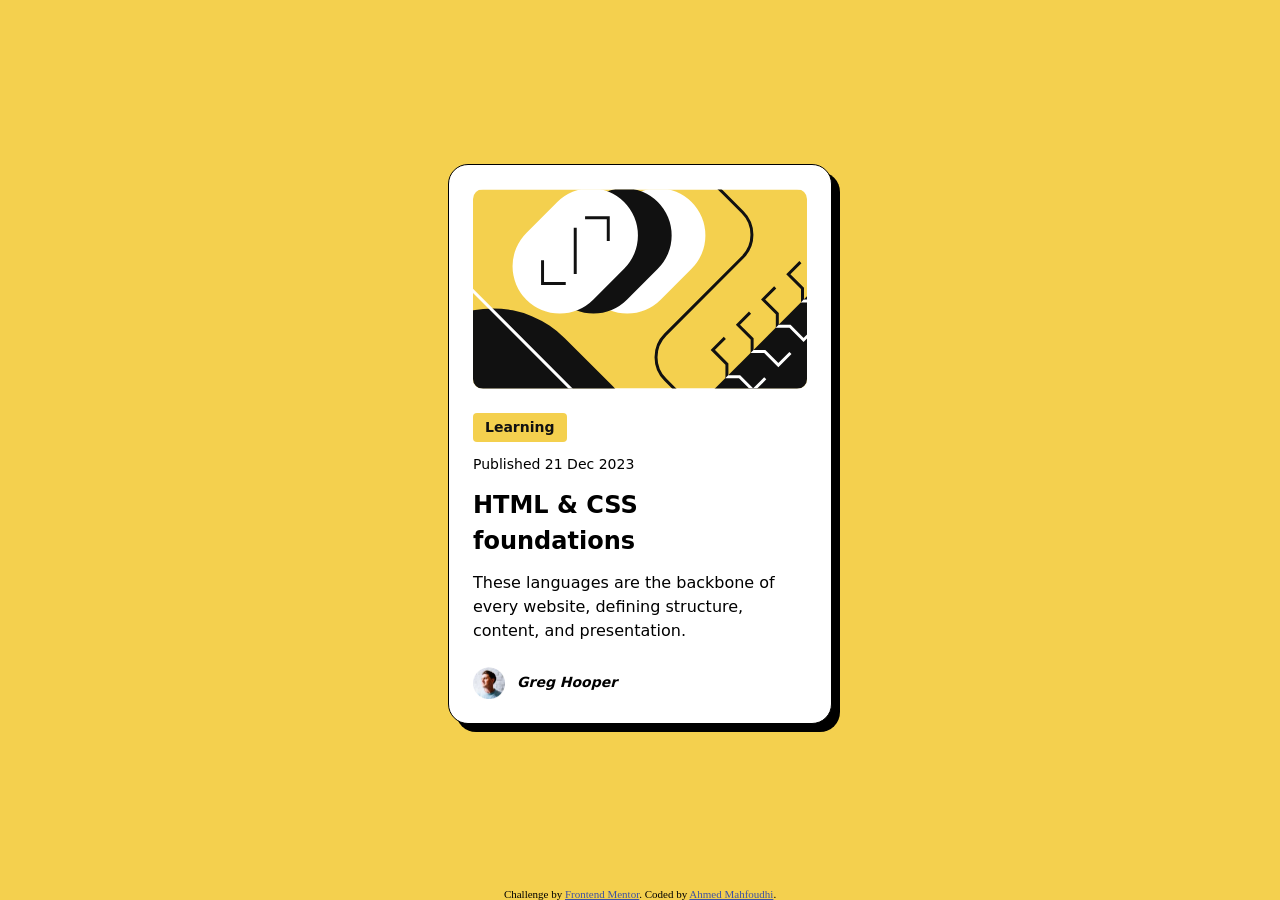
<file: blog-preview-card/index.html>
<!DOCTYPE html>
<html lang="en">
<head>
  <meta charset="UTF-8">
  <meta name="viewport" content="width=device-width, initial-scale=1.0"> <!-- displays site properly based on user's device -->

  <link rel="icon" type="image/png" sizes="32x32" href="./assets/images/favicon-32x32.png">
  <link rel="stylesheet" href="style.css">
  
  <title>Frontend Mentor | Blog preview card</title>

  <!-- Feel free to remove these styles or customise in your own stylesheet 👍 -->
  <style>
    .attribution { font-size: 11px; text-align: center; }
    .attribution a { color: hsl(228, 45%, 44%); }
  </style>
</head>
<body>

  <main>
    <article class="card">
      <img class="card-img" src="./assets/images/illustration-article.svg" alt="Colorful illustration representing HTML and CSS coding"/>
      <div class="card-content">
        <p><span class="card-label type-caption-strong" role="text">Learning</span></p>

        <p class="type-caption">
          <time datetime="2023-12-21">Published 21 Dec 2023</time>
        </p>

        <h1 class="type-display">HTML & CSS foundations</h1>

        <p class="type-body">These languages are the backbone of every website, defining structure, content, and presentation.</p>
      </div>
      <address class="author">
        <img src="./assets/images/image-avatar.webp" alt="Greg Hooper's profile picture" height="32" width="32"/>
        <span class="type-caption-strong">Greg Hooper</span>
      </address>
    </article>
  </main>

  
  <footer class="attribution">
    Challenge by <a href="https://www.frontendmentor.io?ref=challenge" target="_blank" rel="noopener noreferrer">Frontend Mentor</a>. 
    Coded by <a href="https://www.linkedin.com/in/ahmed-mahfoudhi" target="_blank" rel="noopener noreferrer">Ahmed Mahfoudhi</a>.
  </footer>
</body>
</html>
</file>
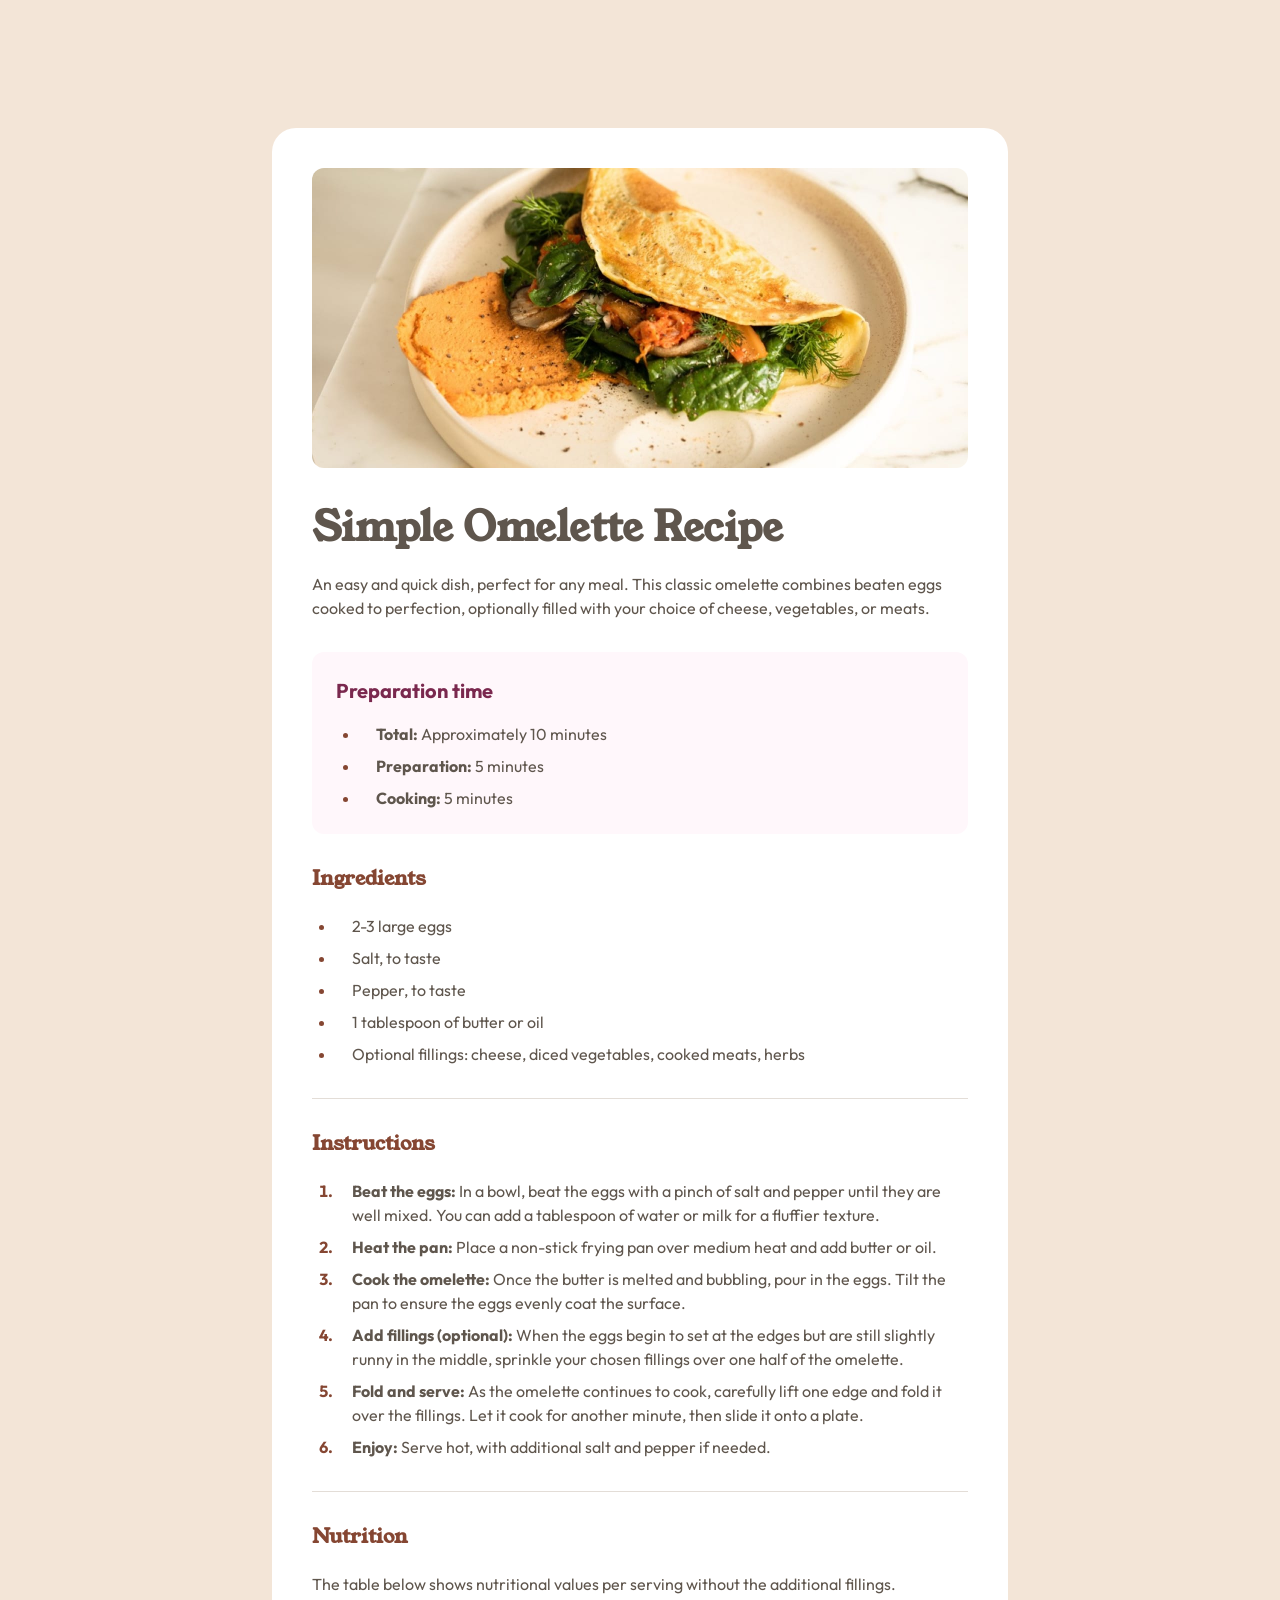
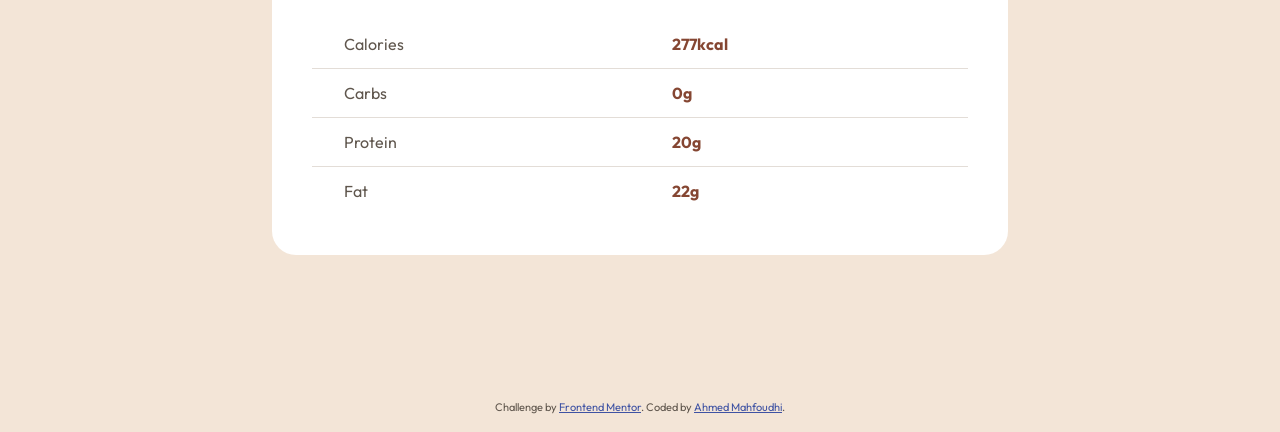
<file: recipe-page/index.html>
<!DOCTYPE html>
<html lang="en">

<head>
  <meta charset="UTF-8">
  <meta name="viewport" content="width=device-width, initial-scale=1.0">
  <!-- displays site properly based on user's device -->

  <link rel="icon" type="image/png" sizes="32x32" href="./assets/images/favicon-32x32.png">
  <link rel="stylesheet" href="./style.css" />
  <title>Frontend Mentor | Recipe page</title>
</head>

<body>
  <main>
    <img src="./assets/images/image-omelette.jpeg" alt="Golden fluffy omelette on a white plate" />
    <article>
      <div class="heading">
        <h1>Simple Omelette Recipe</h1>

        <p>An easy and quick dish, perfect for any meal. This classic omelette combines beaten eggs cooked
          to perfection, optionally filled with your choice of cheese, vegetables, or meats.</p>
      </div>
      <div class="preparation">
        <h2>Preparation time</h2>
        <ul class="list">
          <li><span>Total:</span> Approximately 10 minutes</li>
          <li><span>Preparation:</span> 5 minutes</li>
          <li><span>Cooking:</span> 5 minutes</li>
        </ul>
      </div>

      <section>
        <h2>Ingredients</h2>
        <ul class="list">
          <li>2-3 large eggs</li>
          <li>Salt, to taste</li>
          <li>Pepper, to taste</li>
          <li>1 tablespoon of butter or oil</li>
          <li>Optional fillings: cheese, diced vegetables, cooked meats, herbs</li>
        </ul>
      </section>
      <div class="divider"></div>
      <section>
        <h2>Instructions</h2>

        <ol class="list">
          <li><span>Beat the eggs:</span> In a bowl, beat the eggs with a pinch of salt and pepper until they are well
            mixed.
            You can add a tablespoon of water or milk for a fluffier texture.</li>

          <li><span>Heat the pan:</span> Place a non-stick frying pan over medium heat and add butter or oil.</li>

          <li><span>Cook the omelette:</span> Once the butter is melted and bubbling, pour in the eggs. Tilt the pan
            to ensure
            the eggs evenly coat the surface.</li>

          <li><span>Add fillings (optional):</span> When the eggs begin to set at the edges but are still slightly
            runny in the
            middle, sprinkle your chosen fillings over one half of the omelette.</li>

          <li><span>Fold and serve:</span> As the omelette continues to cook, carefully lift one edge and fold it over
            the
            fillings. Let it cook for another minute, then slide it onto a plate.</li>

          <li><span>Enjoy:</span> Serve hot, with additional salt and pepper if needed.</li>
        </ol>
      </section>
      <div class="divider"></div>
      <section>
        <h2>Nutrition</h2>

        <p>The table below shows nutritional values per serving without the additional fillings.</p>
        <table class="nutrition-table">
          <tr>
            <td>Calories</td>
            <td>277kcal</td>
          </tr>
          <tr>
            <td>Carbs</td>
            <td>0g</td>
          </tr>
          <tr>
            <td>Protein</td>
            <td>20g</td>
          </tr>
          <tr>
            <td>Fat</td>
            <td>22g</td>
          </tr>
        </table>
      </section>

    </article>
  </main>
  <footer class="attribution">
    Challenge by <a href="https://www.frontendmentor.io?ref=challenge" target="_blank">Frontend Mentor</a>.
    Coded by <a href="https://www.linkedin.com/in/ahmed-mahfoudhi">Ahmed Mahfoudhi</a>.
  </footer>
</body>

</html>
</file>
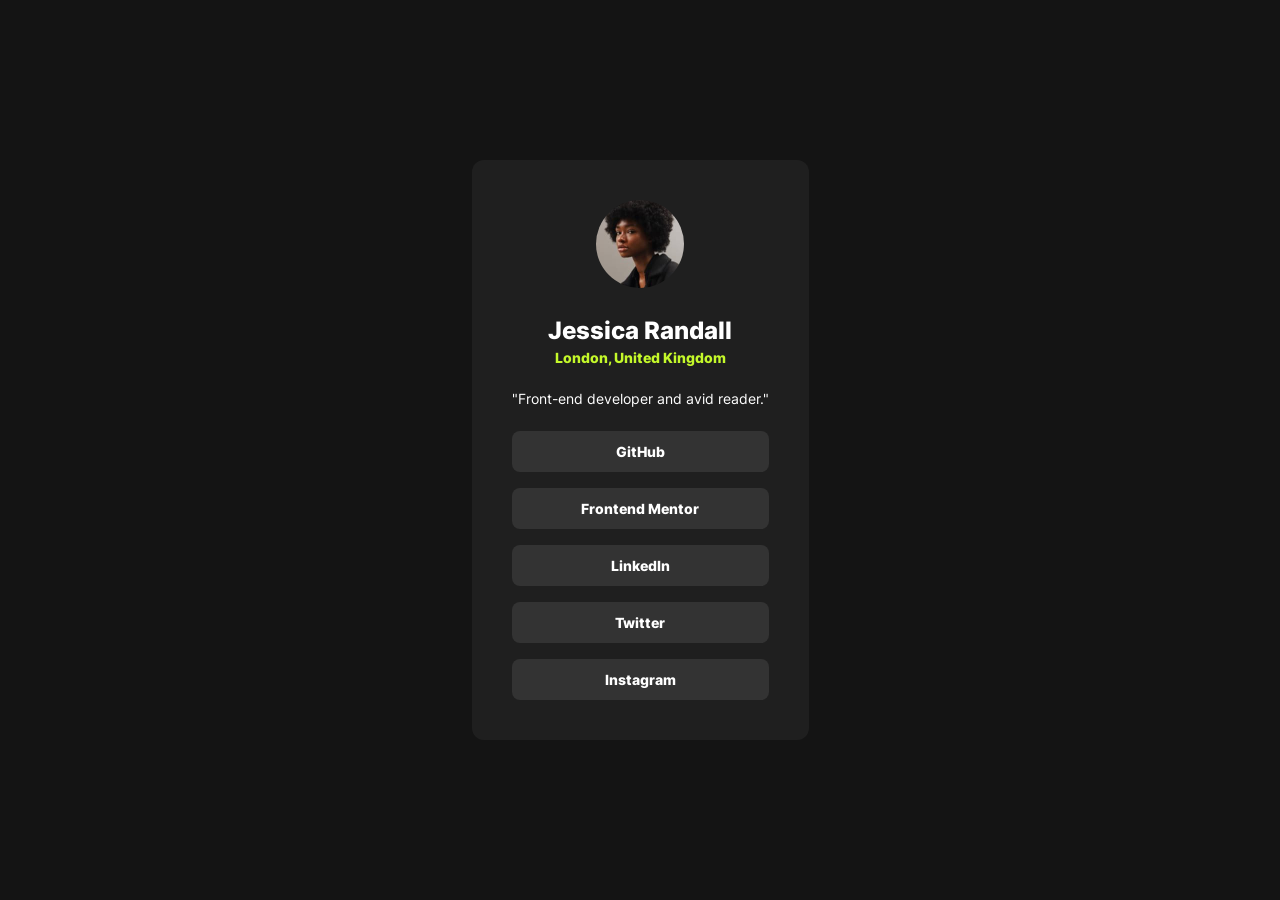
<file: social-links-profile/index.html>
<!DOCTYPE html>
<html lang="en">

<head>
  <meta charset="UTF-8">
  <meta name="viewport" content="width=device-width, initial-scale=1.0">
  <!-- displays site properly based on user's device -->

  <link rel="icon" type="image/png" sizes="32x32" href="./assets/images/favicon-32x32.png">
  <link rel="stylesheet" href="style.css">
  <title>Frontend Mentor | Social links profile</title>

  <!-- Feel free to remove these styles or customise in your own stylesheet 👍 -->
  <style>
    .attribution {
      font-size: 11px;
      text-align: center;
    }

    .attribution a {
      color: hsl(228, 45%, 44%);
    }
  </style>
</head>

<body>
  <main>
    <article class="card">
      <div class="avatar">
        <img src="./assets/images/avatar-jessica.jpeg" alt="Jessica Randall's profile picture">
      </div>
      <div class="personal-info">
        <h1>Jessica Randall</h1>
        <p>London, United Kingdom</p>
      </div>
      <p class="position">
        "Front-end developer and avid reader."
      </p>
      <nav aria-label="Social media links" class="social-links type-caption-strong">
        <ul>
          <li><a href="https://www.github.com/ahmedmahfoudhi" target="_blank" rel="noopener noreferrer">GitHub</a></li>
          <li><a href="https://www.frontendmentor.io" target="_blank" rel="noopener noreferrer">Frontend Mentor</a></li>
          <li><a href="https://www.linkedin.com/in/ahmed-mahfoudhi" target="_blank"
              rel="noopener noreferrer">LinkedIn</a></li>
          <li><a href="https://www.twitter.com" target="_blank" rel="noopener noreferrer">Twitter</a></li>
          <li><a href="https://www.instagram.com" target="_blank" rel="noopener noreferrer">Instagram</a></li>
        </ul>
      </nav>

    </article>
  </main>

</body>

</html>
</file>
<file: blog-preview-card/style.css>
:root {
    --primary-color: #F4D04E;
    --gray-950: #111111;
    --gray-500: #6B6B6B;
    --white: #FFFFFF;


    --spacing-300: 24px;
    --spacing-150: 12px;
    --spacing-100: 8px;
    --spacing-50: 4px;

    --font-family-sans: "Figtree", system-ui, -apple-system, "Segoe UI", Roboto, Arial, sans-serif;

    --fw-medium: 500;
    --fw-extrabold: 800;

    --lh-150: 1.5;

    --ls-0: 0;

    --fs-24: 24px;
    --fs-16: 16px;
    --fs-14: 14px;
}

*, *::before, *::after{
    margin: 0;
    padding: 0;
    box-sizing: border-box;
}

body {
    background-color: var(--primary-color);
    min-height: 100vh;
    display: grid;
    place-items: center;
    grid-template-rows: 1fr auto;
}

.card {
    background-color: var(--white);
    padding: var(--spacing-300);
    width: 384px;
    margin: 0 auto;
    border-radius: 20px;
    display: flex;
    flex-direction: column;
    gap: var(--spacing-300);
    font-family: var(--font-family-sans);
    box-shadow: #000 8px 8px;
    border: 1px solid #000;
}


.card-img {
    border-radius: 10px;
}

.card-content {
    display: flex;
    flex-direction: column;
    gap: var(--spacing-150);
}

.card-content .card-label {
    background-color: var(--primary-color);
    display: inline-block;
    padding: var(--spacing-50) var(--spacing-150);
    border-radius: var(--spacing-50);
    font-weight: bold;
    color: var(--gray-950);
}

.card-content h2:hover{
  color: var(--primary-color);
  cursor: pointer;
}

.author {
    display: flex;
    align-items: center;
    gap: var(--spacing-150)
}

/* Utility classes */
/* text-preset-1**/
.type-display {
  font-weight: var(--fw-extrabold);
  font-size: var(--fs-24);
  line-height: var(--lh-150);
  letter-spacing: var(--ls-0);
}

/* text-preset-2**/
.type-body {
  font-weight: var(--fw-medium);
  font-size: var(--fs-16);
  line-height: var(--lh-150);
  letter-spacing: var(--ls-0);
}

/* text-preset-3**/
.type-caption {
  font-weight: var(--fw-medium);
  font-size: var(--fs-14);
  line-height: var(--lh-150);
  letter-spacing: var(--ls-0);
}


/* text-preset-3-bold**/
.type-caption-strong {
  font-weight: var(--fw-extrabold);
  font-size: var(--fs-14);
  line-height: var(--lh-150);
  letter-spacing: var(--ls-0);
}
</file>
<file: recipe-page/style.css>
@font-face {
    font-family: 'Young Serif';
    src: url('assets/fonts/young-serif/YoungSerif-Regular.ttf') format('truetype');
    font-weight: 400;
    font-style: normal;
    font-display: swap;
}

@font-face {
    font-family: 'Outfit';
    src: url('assets/fonts/outfit/static/Outfit-Regular.ttf') format('truetype');
    font-weight: 400;
    font-style: normal;
    font-display: swap;
}

@font-face {
    font-family: 'Outfit';
    src: url('assets/fonts/outfit/static/Outfit-SemiBold.ttf') format('truetype');
    font-weight: 600;
    font-style: normal;
    font-display: swap;
}

@font-face {
    font-family: 'Outfit';
    src: url('assets/fonts/outfit/static/Outfit-Bold.ttf') format('truetype');
    font-weight: 700;
    font-style: normal;
    font-display: swap;
}

:root {
    --rose-800: #7A284E;
    --rose-50: #FFF7FB;
    --stone-900: #312E2C;
    --stone-600: #5F564D;
    --stone-150: #E3DDD7;
    --stone-100: #F3E5D7;
    --brown-800: #854632;
    --white: #FFFFFF;

    --spacing-1600: 128px;
    --spacing-600: 48px;
    --spacing-500: 40px;
    --spacing-400: 32px;
    --spacing-300: 24px;
    --spacing-250: 20px;
    --spacing-200: 16px;
    --spacing-150: 12px;
    --spacing-100: 8px;

    --font-family-young: 'Young Serif', system-ui, -apple-system, "Segoe UI", Roboto, Arial, sans-serif;
    --font-family-outfit: 'Outfit', system-ui, -apple-system, "Segoe UI", Roboto, Arial, sans-serif;
}


*,
*::before,
*::after {
    margin: 0;
    padding: 0;
    box-sizing: border-box;
}


body {
    min-height: 100vh;
    display: grid;
    grid-template-rows: 1fr auto;
    place-items: center;
    background-color: var(--stone-100);
    font-family: var(--font-family-outfit);
    font-size: var(--spacing-200);
    line-height: 1.5;
    color: var(--stone-600);
}

main {
    padding: var(--spacing-500);
    background-color: var(--white);
    max-width: 736px;
    margin: var(--spacing-1600) auto;
    display: flex;
    flex-direction: column;
    border-radius: var(--spacing-300);
    gap: var(--spacing-500);
}

main img {
    width: 100%;
    height: auto;
    max-width: 100%;
    border-radius: var(--spacing-150);
    display: block;
}

main article {
    display: flex;
    flex-direction: column;
    gap: var(--spacing-400);
}

.heading {
    display: flex;
    flex-direction: column;
    gap: var(--spacing-300)
}

.heading h1 {
    font-size: var(--spacing-500);
    font-family: var(--font-family-young);
    line-height: 100%;
}

.preparation {
    background-color: var(--rose-50);
    padding: var(--spacing-300);
    border-radius: var(--spacing-150);
}

.preparation h2 {
    color: var(--rose-800);
    font-size: var(--spacing-250);
    line-height: 150%;
}

.preparation .list {
    margin-top: var(--spacing-200);
}


section {
    display: flex;
    flex-direction: column;
    gap: var(--spacing-300);
    line-height: 150%;
}

section h2 {
    color: var(--brown-800);
    font-size: var(--spacing-250);
    font-family: var(--font-family-young);
}

.nutrition-table {
  width: 100%;
  border-collapse: collapse;
}

.nutrition-table tr:not(:last-child) {
  border-bottom: 1px solid var(--stone-150);
}

.nutrition-table td {
  padding: var(--spacing-150) var(--spacing-400);
}

.nutrition-table td:first-child {
  padding-left: var(--spacing-400);
  width: 50%;
}

.nutrition-table td:last-child {
  font-weight: 700;
  color: var(--brown-800);
}

/** Utility classes */

.divider {
    width: 100%;
    height: 1px;
    background-color: var(--stone-150);
}


.list{
    display: flex;
    flex-direction: column;
    gap: var(--spacing-100);
    padding-left: var(--spacing-300);
}

.list li {
    padding-left: var(--spacing-200);
}


.list li::marker {
    color: var(--brown-800);
    font-weight: bold;
}

.list li span {
    font-weight: bold;
    color: var(--stone-600);
}

/* Focus styles for accessibility */
a:focus-visible {
    outline: 2px solid var(--brown-800);
    outline-offset: 2px;
    border-radius: 2px;
}

/* Attribution styles */
.attribution {
    font-size: 11px;
    text-align: center;
    padding: var(--spacing-200);
}

.attribution a {
    color: hsl(228, 45%, 44%);
}

/* Mobile responsive styles */
@media (max-width: 767px) {
    body {
        font-size: 16px;
    }

    main {
        margin: 0;
        padding: 0;
        border-radius: 0;
        max-width: 100%;
        width: 100%;
    }

    main img {
        border-radius: 0;
    }

    main article {
        padding: var(--spacing-500);
    }

    .heading h1 {
        font-size: var(--spacing-400);
    }
}
</file>
<file: social-links-profile/style.css>
@font-face {
    font-family: 'Inter';
    src: url('./assets/fonts/Inter-VariableFont_slnt,wght.ttf') format('truetype');
    font-weight: 100 900;
    font-style: normal;
}

:root {
    --gray-900: #141414;
    --gray-800: #1F1F1F;
    --gray-700: #333333;
    --green: #C4F82A;
    --white: #FFFFFF;

    --spacing-500: 40px;
    --spacing-300: 24px;
    --spacing-150: 12px;
    --spacing-100: 8px;
    --spacing-50: 4px;

    --font-family: "Inter", system-ui, -apple-system, "Segoe UI", Roboto, Arial, sans-serif;

    --fw-bold: 800;
    --fw-medium: 600;

    --lh-150: 1.5;

    --ls-0: 0;

    --fs-24: 24px;
    --fs-14: 14px;
}

*, *::before, *::after{
    margin: 0;
    padding: 0;
    box-sizing: border-box;
}

body {
  min-height: 100vh;
  display: grid;
  place-items: center;
  grid-template-rows: 1fr auto;
  font-family: var(--font-family);
  background-color: var(--gray-900);
  color: var(--white);
}

.card {
  margin: 0 auto;
  display: flex;
  flex-direction: column;
  gap: var(--spacing-300);
  align-items: center;
  background-color: var(--gray-800);
  padding: var(--spacing-500);
  border-radius: var(--spacing-150);
  text-align: center;
}

.avatar img {
  height: 88px;
  width: 88px;
  border-radius: 50%;
}

.personal-info h1 {
  font-size: var(--fs-24);
  font-weight: var(--fw-bold);
}

.personal-info p {
  color: var(--green);
  margin-top: var(--spacing-50);
  font-size: var(--fs-14);
  font-weight: var(--fw-bold);
}

.position {
  font-size: var(--fs-14);
}

.social-links {
  width: 100%;
}

.social-links ul{
  list-style-type: none;
  display: flex;
  flex-direction: column;
  gap: 1rem;
}

.social-links a {
  background-color: var(--gray-700);
  border-radius: 8px;
  padding: var(--spacing-150);
  font-weight: var(--fw-bold);
  font-size: var(--fs-14);
  text-decoration: none;
  color: var(--white);
  display: inline-block;
  width: 100%;

}

.social-links a:hover {
  background-color: var(--green);
  color: var(--gray-700);
}
</file>
